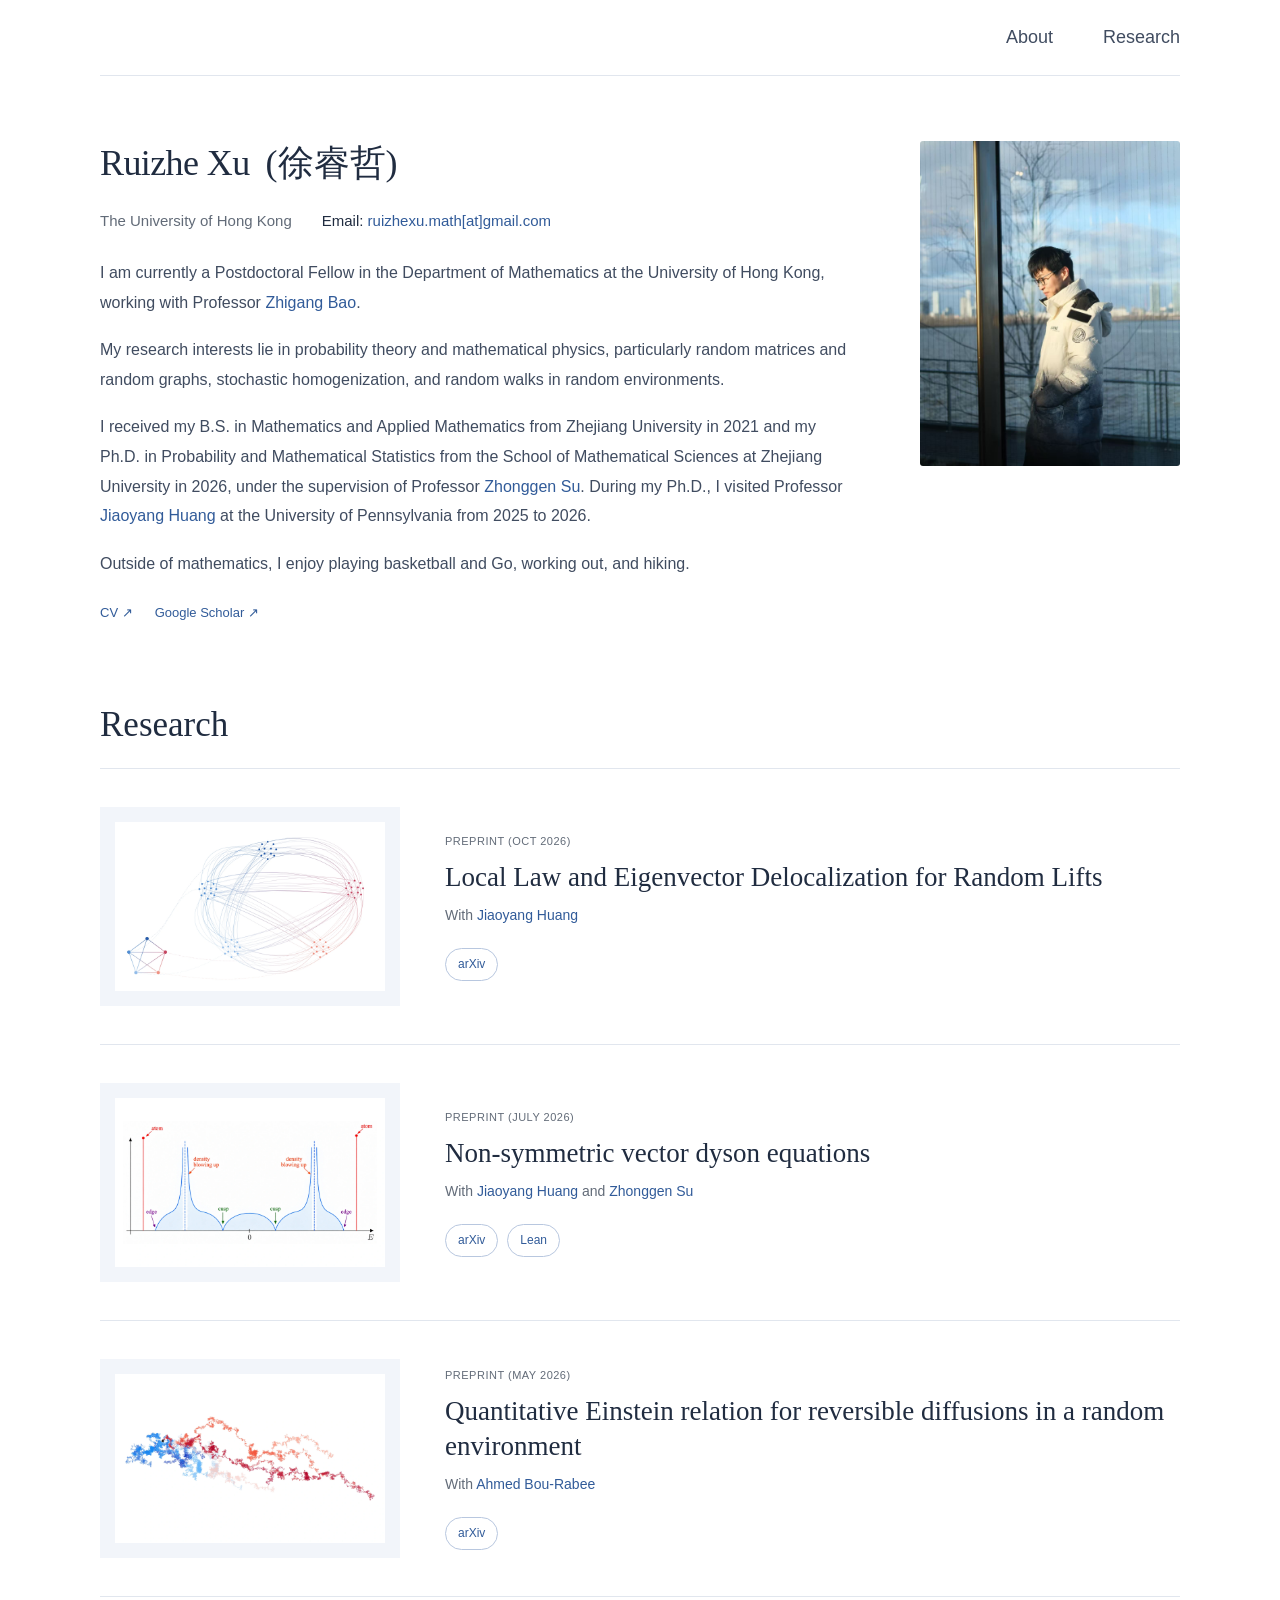
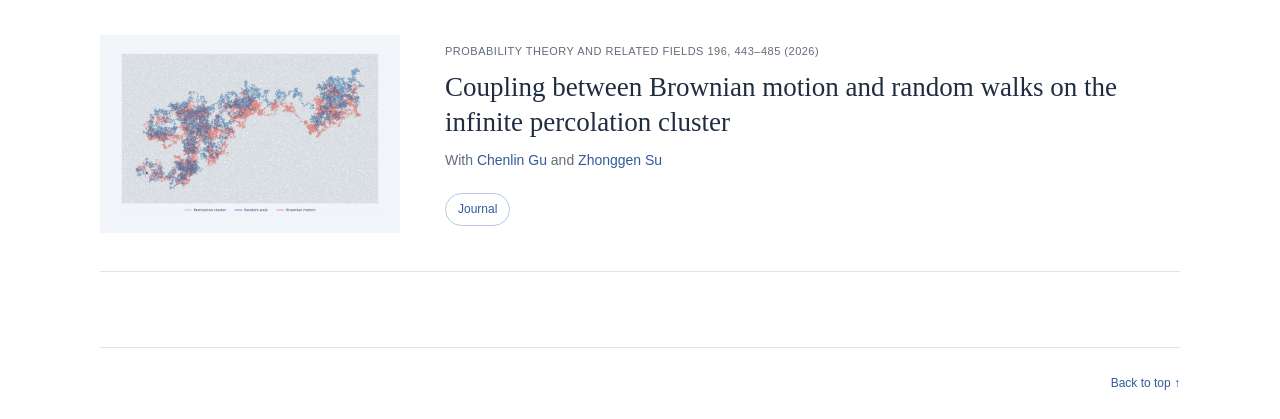
<file: index.html>
<!doctype html>
<html lang="en">
<head>
<meta charset="utf-8">
<meta name="viewport" content="width=device-width, initial-scale=1">
<meta name="description" content="Academic homepage of Ruizhe Xu">
<title>Ruizhe Xu</title>
<link rel="stylesheet" href="styles.css">
<script src="site-data.js" defer></script>
<script src="main.js" defer></script>
</head>
<body>
<header class="site-header container">
<nav aria-label="Main navigation"><a href="#about">About</a><a href="#research">Research</a></nav>
</header>
<main>
<section class="intro container" id="about">
<div class="intro-main">
<h1 id="intro-heading"><span id="english-name"></span><span id="chinese-name"></span></h1>
<div id="affiliation"></div>
<div id="biography" class="biography"></div>
<div id="profile-links" class="profile-links"></div>
</div>
<figure class="intro-photo" id="portrait-wrap"><img id="portrait" alt="Portrait"></figure>
</section>
<section class="work-section container" id="research">
<h2>Research</h2>
<div id="publication-list"></div>
</section>
</main>
<footer class="container footer"><span id="footer-name"></span><a href="#about">Back to top ↑</a></footer>
</body>
</html>
</file>
<file: styles.css>
:root{--ink:#202c40;--body:#404c60;--accent:#315b99;--muted:#626b78;--line:#e1e6ee;--soft:#f2f5fa}
*{box-sizing:border-box}html{scroll-behavior:smooth}body{margin:0;background:white;color:var(--body);font:16px/1.7 -apple-system,BlinkMacSystemFont,"Segoe UI",sans-serif}
.container{width:min(1080px,calc(100% - 80px));margin:auto}a{color:var(--accent);text-decoration:none}a:hover{text-decoration:underline}
.site-header{display:flex;justify-content:flex-end;align-items:center;padding:22px 0;border-bottom:1px solid var(--line)}
.site-header nav{display:flex;gap:50px;font-size:18px}.site-header nav a{color:var(--body)}
.intro{display:grid;grid-template-columns:minmax(0,1fr) 260px;align-items:start;gap:65px;padding-top:65px;padding-bottom:78px}
.intro-main{min-width:0}#intro-heading{display:flex;align-items:baseline;flex-wrap:wrap;gap:16px;margin:0 0 22px;font:normal 36px/1.25 Georgia,"Times New Roman",serif;color:var(--ink);letter-spacing:-.6px}
#chinese-name{font-family:"Songti SC","Noto Serif CJK SC",serif;font-size:inherit;font-weight:inherit;letter-spacing:0}
#affiliation{font-size:14px;color:var(--muted);margin-bottom:18px}
.biography{font-size:16px;line-height:1.85}.biography p{margin:0 0 18px}.profile-links{display:flex;flex-wrap:wrap;gap:22px;margin-top:24px;font-size:13px}
.intro-photo{margin:0;width:100%}.intro-photo img{display:block;width:100%;aspect-ratio:4/5;object-fit:cover;border-radius:3px}
.work-section{padding-bottom:75px}.work-section>h2{font:normal 35px/1.25 Georgia,serif;color:var(--ink);margin:0;border-bottom:1px solid var(--line);padding-bottom:22px}
.publication{display:grid;grid-template-columns:300px minmax(0,1fr);gap:45px;align-items:center;padding:38px 0;border-bottom:1px solid var(--line)}
.paper-image{width:100%;max-height:240px;object-fit:contain;background:var(--soft);padding:15px}
.paper-venue{font-size:11px;letter-spacing:.5px;color:var(--muted);text-transform:uppercase}.paper-content h3{font:normal 27px/1.3 Georgia,serif;color:var(--ink);margin:9px 0}.paper-content p{font-size:14px;margin:8px 0}.authors{color:var(--muted)}
.resources{display:flex;gap:9px;flex-wrap:wrap;margin-top:20px;align-items:flex-start}.resources>a,.resources summary{font:12px/1.4 sans-serif;color:var(--accent);border:1px solid #b8c7df;border-radius:20px;padding:7px 12px;cursor:pointer;display:inline-block}
.resources details p{max-width:600px;line-height:1.7;padding:12px 0}.resources details[open]{flex-basis:100%}
.footer{display:flex;justify-content:space-between;border-top:1px solid var(--line);padding:25px 0;font-size:12px;color:var(--muted)}
@media(max-width:750px){.container{width:calc(100% - 40px)}.intro{grid-template-columns:1fr;gap:28px;padding:40px 0 60px}#intro-heading{font-size:30px}.intro-photo{width:min(240px,100%)}.publication{grid-template-columns:1fr;gap:20px}.paper-image{max-width:360px}.work-section>h2{font-size:30px}}
/* Email address */
.email-address {
  font-size: 17px;
  font-weight: 500;
  color: #202c40;
  margin: 12px 0 28px;
}

.email-address a {
  color: #315b99;
  text-decoration: none;
}

.email-address a:hover {
  text-decoration: underline;
}

/* Affiliation and email on the same line */
.affiliation-email-row {
  display: flex;
  align-items: baseline;
  flex-wrap: wrap;
  column-gap: 30px;
  row-gap: 8px;
  margin-bottom: 25px;
}

.affiliation-email-row #affiliation,
.affiliation-email-row .email-address {
  margin: 0;
  font-size: 15px;
}

.email-address {
  font-weight: 400;
}

.email-address a {
  color: #315b99;
  text-decoration: none;
}
/* Footer */
#footer-name {
  display: none;
}

.footer {
  justify-content: flex-end;
}

/* ===== Research image Lightbox ===== */

.paper-image-trigger {
  display: block;
  width: 100%;
  padding: 0;
  margin: 0;
  border: none;
  background: transparent;
  cursor: zoom-in;
}

.paper-image-trigger .paper-image {
  display: block;
  width: 100%;
  transition: transform 0.2s ease;
}

.paper-image-trigger:hover .paper-image {
  transform: scale(1.025);
}

/* Modal */
.image-lightbox {
  position: fixed;
  width: min(1100px, calc(100% - 40px));
  max-width: 1100px;
  max-height: calc(100dvh - 40px);
  margin: auto;
  padding: 30px;
  border: none;
  border-radius: 6px;
  background: white;
  box-shadow: 0 16px 60px rgba(0, 0, 0, 0.25);
}

/* Dark background */
.image-lightbox::backdrop {
  background: rgba(15, 23, 42, 0.82);
}

/* Enlarged image */
.lightbox-image {
  display: block;
  width: 100%;
  max-height: calc(100dvh - 100px);
  object-fit: contain;
}

/* Close button */
.lightbox-close {
  position: absolute;
  top: 5px;
  right: 10px;
  z-index: 2;
  padding: 5px 12px;
  border: none;
  background: white;
  color: #202c40;
  font-size: 30px;
  cursor: pointer;
}

/* Mobile */
@media (max-width: 700px) {
  .image-lightbox {
    width: calc(100% - 20px);
    padding: 22px;
  }
}

@media (prefers-reduced-motion: reduce) {
  .paper-image-trigger .paper-image {
    transition: none;
  }
}


/* Lightbox image description */
.lightbox-caption {
  margin: 20px auto 5px;
  max-width: 850px;
  font-size: 14px;
  line-height: 1.8;
  color: #404c60;
  text-align: left;
}

/* Leave room for the caption */
.lightbox-image {
  max-height: calc(100dvh - 210px);
  object-fit: contain;
}

.image-lightbox {
  overflow-y: auto;
}

@media (max-width: 700px) {
  .lightbox-caption {
    font-size: 13px;
    line-height: 1.7;
    margin-top: 15px;
  }
}
</file>
